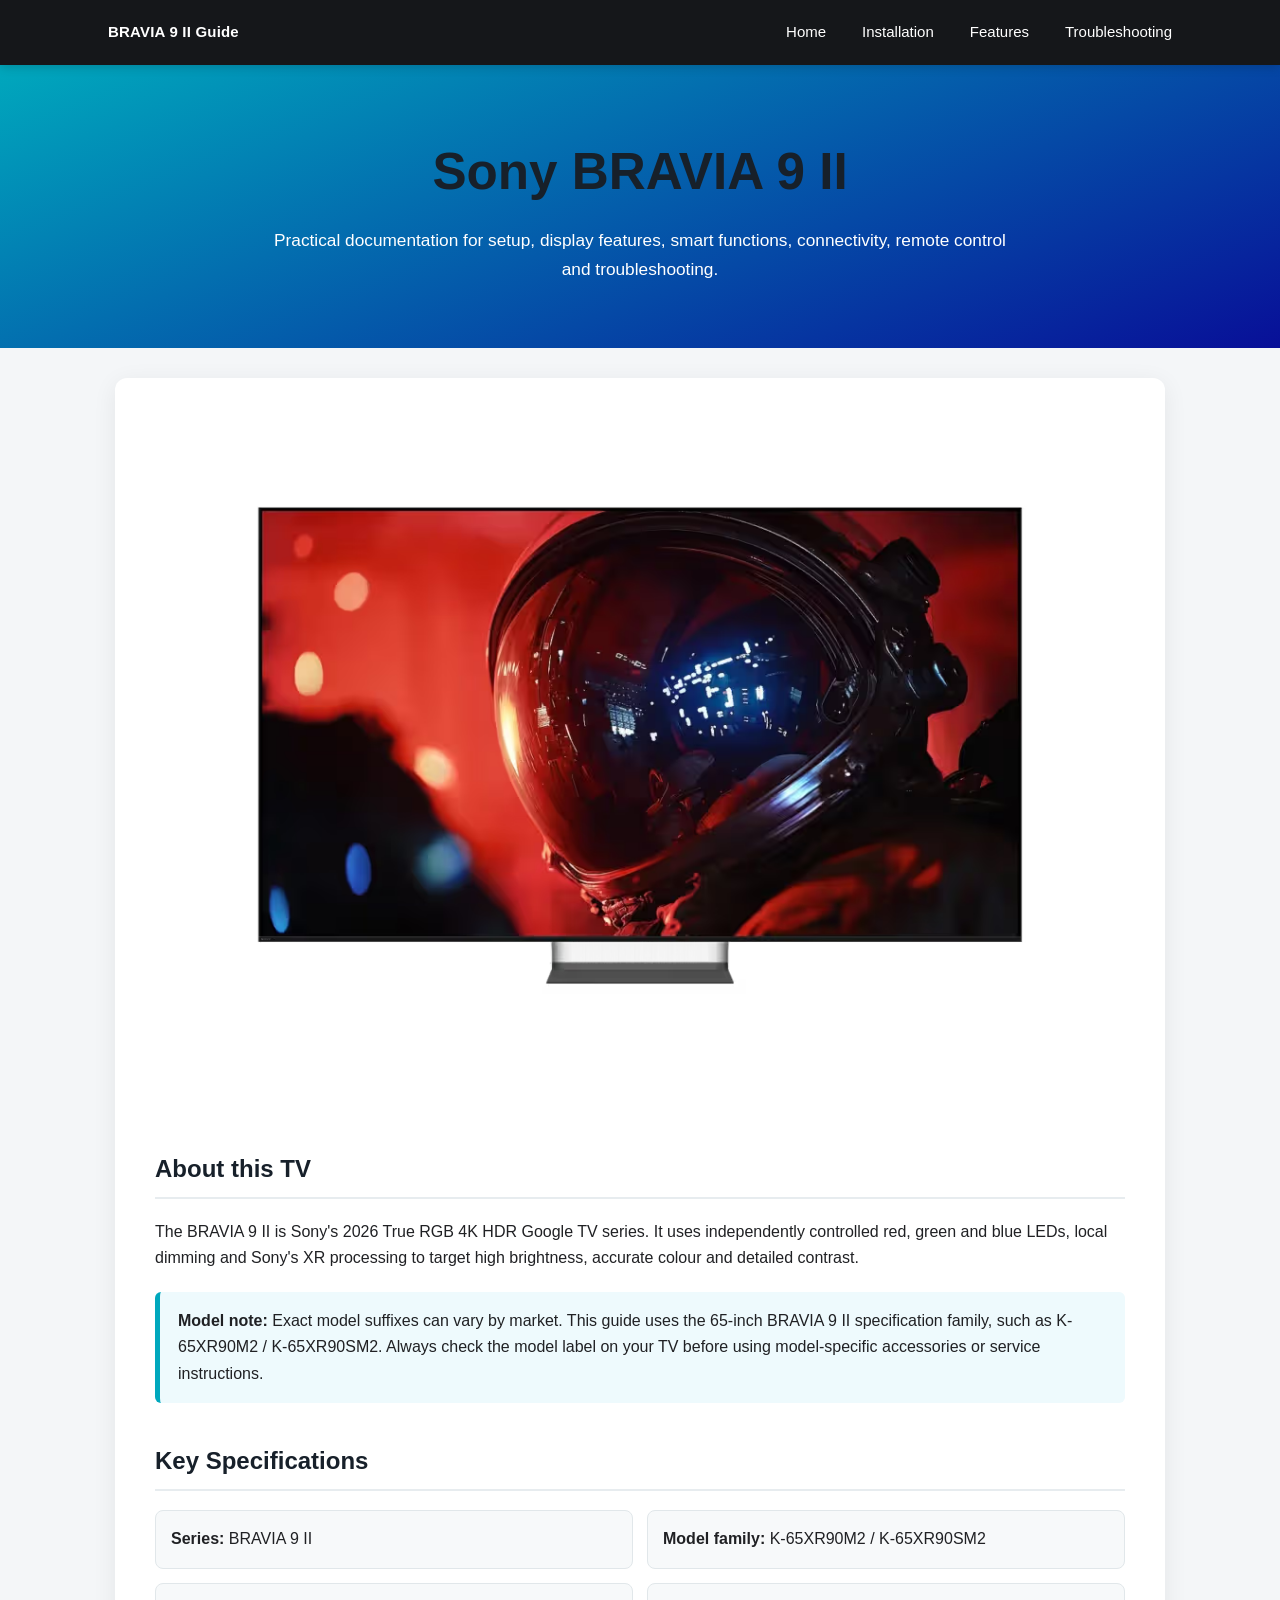
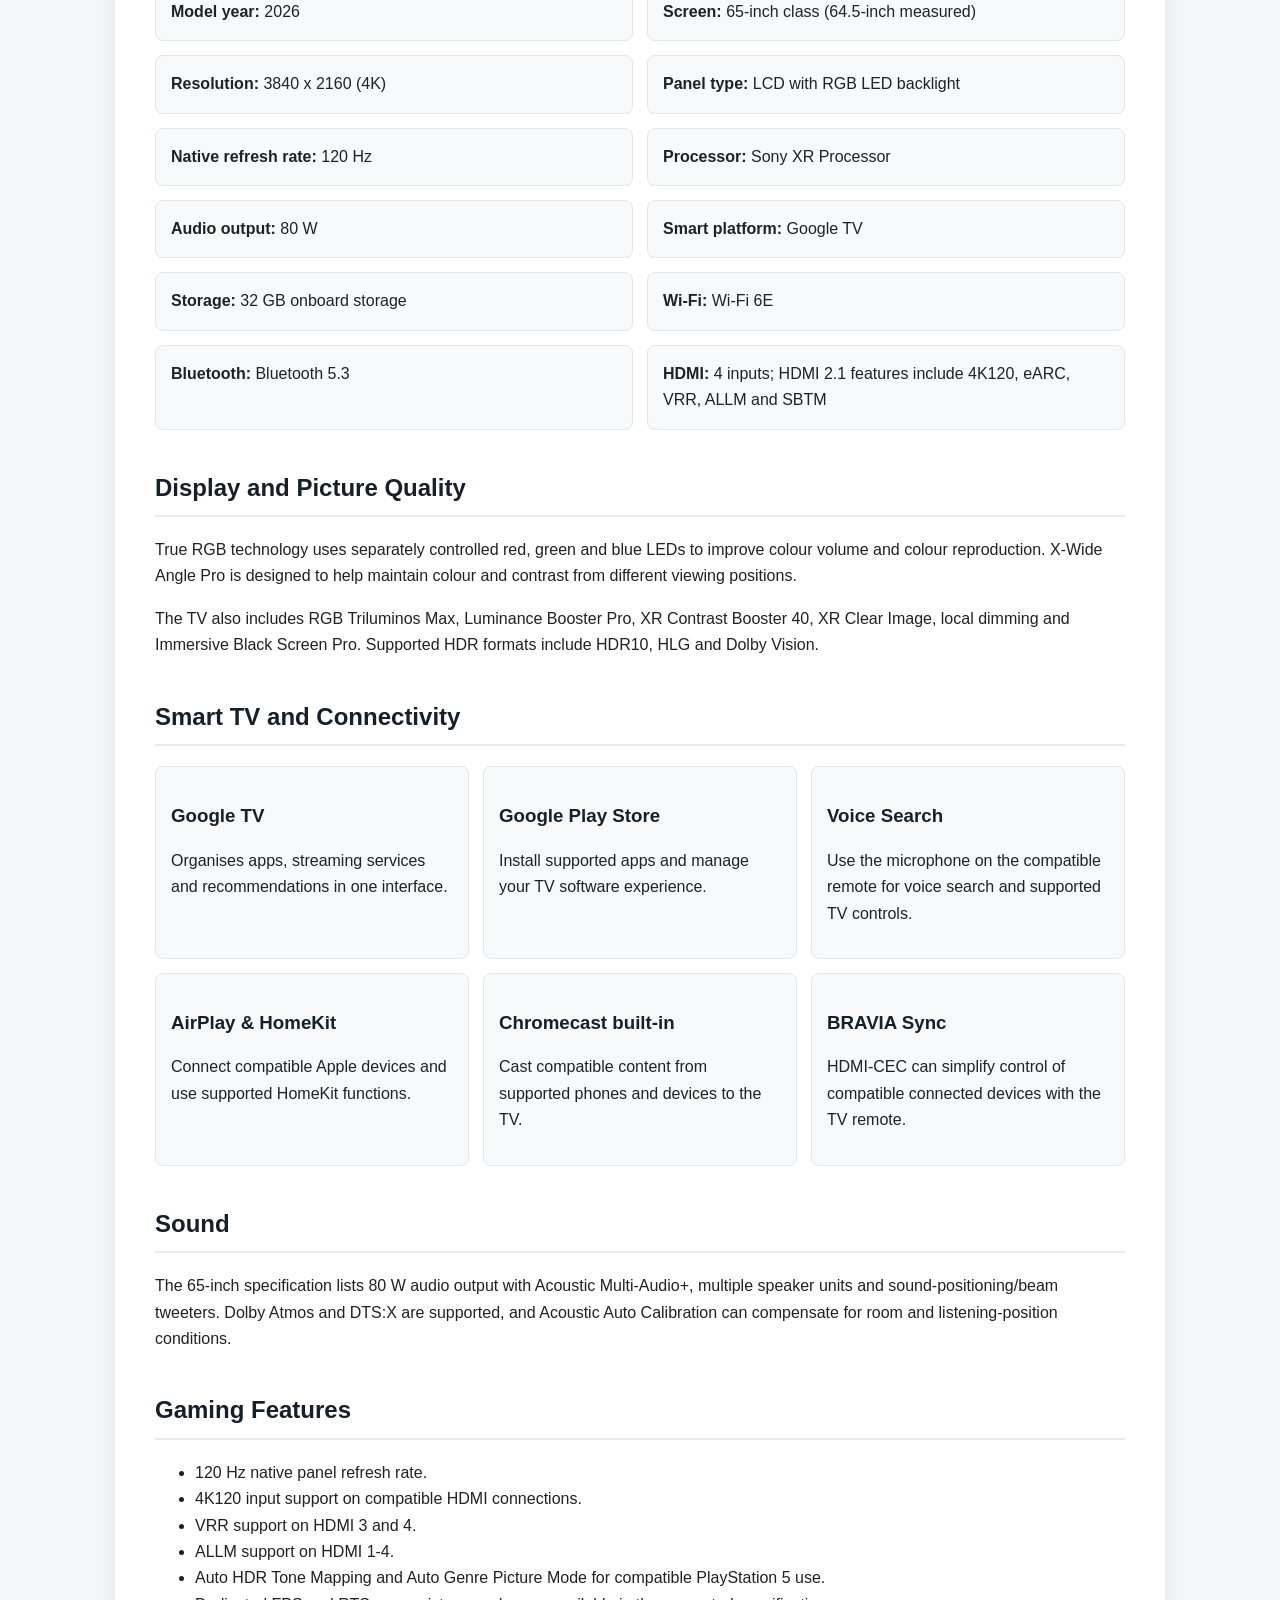
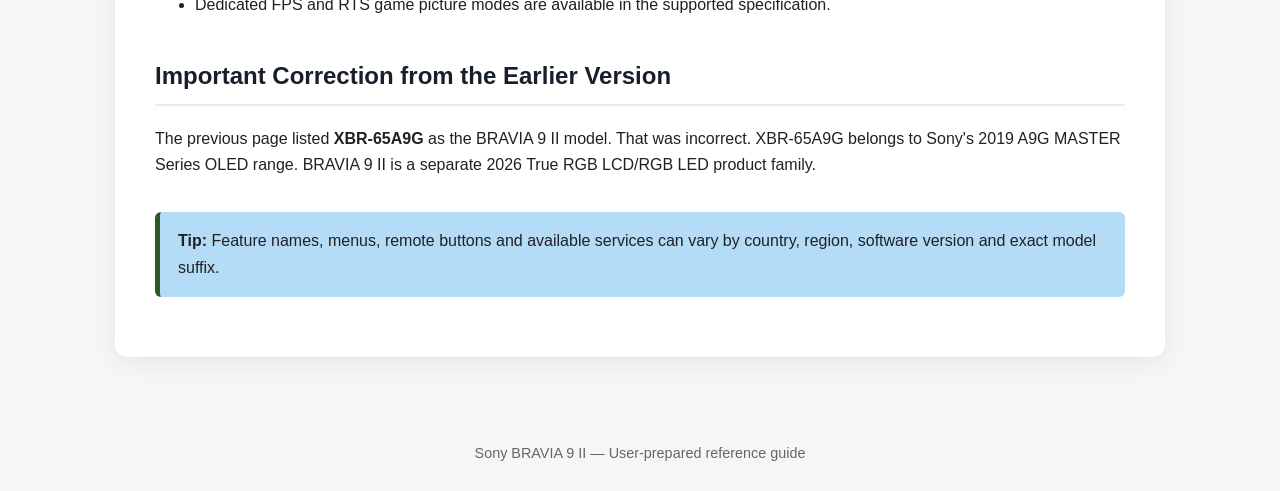
<file: index.html>
<!DOCTYPE html>
<html lang="en">

<head>
  <meta charset="UTF-8">
  <meta name="viewport" content="width=device-width, initial-scale=1.0">
  <title>Sony BRAVIA 9 II Smart TV Documentation</title>
  <link rel="stylesheet" href="style.css">
</head>

<body>
  <nav>
    <div class="nav-inner">
      <a href="index.html" class="brand">BRAVIA 9 II Guide</a>
      <div class="nav-links">
        <a href="index.html">Home</a>
        <a href="installation.html">Installation</a>
        <a href="features.html">Features</a>
        <a href="troubleshooting.html">Troubleshooting</a>
      </div>
    </div>
  </nav>
  <header>
    <h1>Sony BRAVIA 9 II</h1>
    <p>Practical documentation for setup, display features, smart functions, connectivity, remote control and
      troubleshooting.</p>
  </header>

  <main>
    <section>
      <img src="Bravia-9-II-1024x723.avif" alt="Sony BRAVIA 9 II TV" class="hero-image">
      <h2>About this TV</h2>
      <p>
        The BRAVIA 9 II is Sony's 2026 True RGB 4K HDR Google TV series. It uses independently controlled
        red, green and blue LEDs, local dimming and Sony's XR processing to target high brightness,
        accurate colour and detailed contrast.
      </p>
      <div class="note">
        <b>Model note:</b> Exact model suffixes can vary by market. This guide uses the 65-inch BRAVIA 9 II
        specification family, such as K-65XR90M2 / K-65XR90SM2. Always check the model label on your TV
        before using model-specific accessories or service instructions.
      </div>
    </section>

    <section>
      <h2>Key Specifications</h2>
      <div class="tv-specs">
        <p><b>Series:</b> BRAVIA 9 II</p>
        <p><b>Model family:</b> K-65XR90M2 / K-65XR90SM2</p>
        <p><b>Model year:</b> 2026</p>
        <p><b>Screen:</b> 65-inch class (64.5-inch measured)</p>
        <p><b>Resolution:</b> 3840 x 2160 (4K)</p>
        <p><b>Panel type:</b> LCD with RGB LED backlight</p>
        <p><b>Native refresh rate:</b> 120 Hz</p>
        <p><b>Processor:</b> Sony XR Processor</p>
        <p><b>Audio output:</b> 80 W</p>
        <p><b>Smart platform:</b> Google TV</p>
        <p><b>Storage:</b> 32 GB onboard storage</p>
        <p><b>Wi-Fi:</b> Wi-Fi 6E</p>
        <p><b>Bluetooth:</b> Bluetooth 5.3</p>
        <p><b>HDMI:</b> 4 inputs; HDMI 2.1 features include 4K120, eARC, VRR, ALLM and SBTM</p>
      </div>
    </section>

    <section>
      <h2>Display and Picture Quality</h2>
      <p>
        True RGB technology uses separately controlled red, green and blue LEDs to improve colour volume
        and colour reproduction. X-Wide Angle Pro is designed to help maintain colour and contrast from
        different viewing positions.
      </p>
      <p>
        The TV also includes RGB Triluminos Max, Luminance Booster Pro, XR Contrast Booster 40,
        XR Clear Image, local dimming and Immersive Black Screen Pro. Supported HDR formats include
        HDR10, HLG and Dolby Vision.
      </p>
    </section>

    <section>
      <h2>Smart TV and Connectivity</h2>
      <div class="cards">
        <div class="card">
          <h3>Google TV</h3>
          <p>Organises apps, streaming services and recommendations in one interface.</p>
        </div>
        <div class="card">
          <h3>Google Play Store</h3>
          <p>Install supported apps and manage your TV software experience.</p>
        </div>
        <div class="card">
          <h3>Voice Search</h3>
          <p>Use the microphone on the compatible remote for voice search and supported TV controls.</p>
        </div>
        <div class="card">
          <h3>AirPlay & HomeKit</h3>
          <p>Connect compatible Apple devices and use supported HomeKit functions.</p>
        </div>
        <div class="card">
          <h3>Chromecast built-in</h3>
          <p>Cast compatible content from supported phones and devices to the TV.</p>
        </div>
        <div class="card">
          <h3>BRAVIA Sync</h3>
          <p>HDMI-CEC can simplify control of compatible connected devices with the TV remote.</p>
        </div>
      </div>
    </section>

    <section>
      <h2>Sound</h2>
      <p>
        The 65-inch specification lists 80 W audio output with Acoustic Multi-Audio+, multiple speaker
        units and sound-positioning/beam tweeters. Dolby Atmos and DTS:X are supported, and Acoustic
        Auto Calibration can compensate for room and listening-position conditions.
      </p>
    </section>

    <section>
      <h2>Gaming Features</h2>
      <ul>
        <li>120 Hz native panel refresh rate.</li>
        <li>4K120 input support on compatible HDMI connections.</li>
        <li>VRR support on HDMI 3 and 4.</li>
        <li>ALLM support on HDMI 1-4.</li>
        <li>Auto HDR Tone Mapping and Auto Genre Picture Mode for compatible PlayStation 5 use.</li>
        <li>Dedicated FPS and RTS game picture modes are available in the supported specification.</li>
      </ul>
    </section>

    <section>
      <h2>Important Correction from the Earlier Version</h2>
      <p>
        The previous page listed <b>XBR-65A9G</b> as the BRAVIA 9 II model. That was incorrect.
        XBR-65A9G belongs to Sony's 2019 A9G MASTER Series OLED range. BRAVIA 9 II is a separate
        2026 True RGB LCD/RGB LED product family.
      </p>
    </section>

    <div class="tip">
      <b>Tip:</b> Feature names, menus, remote buttons and available services can vary by country,
      region, software version and exact model suffix.
    </div>
  </main>

  <footer>Sony BRAVIA 9 II — User-prepared reference guide</footer>
</body>

</html>
</file>
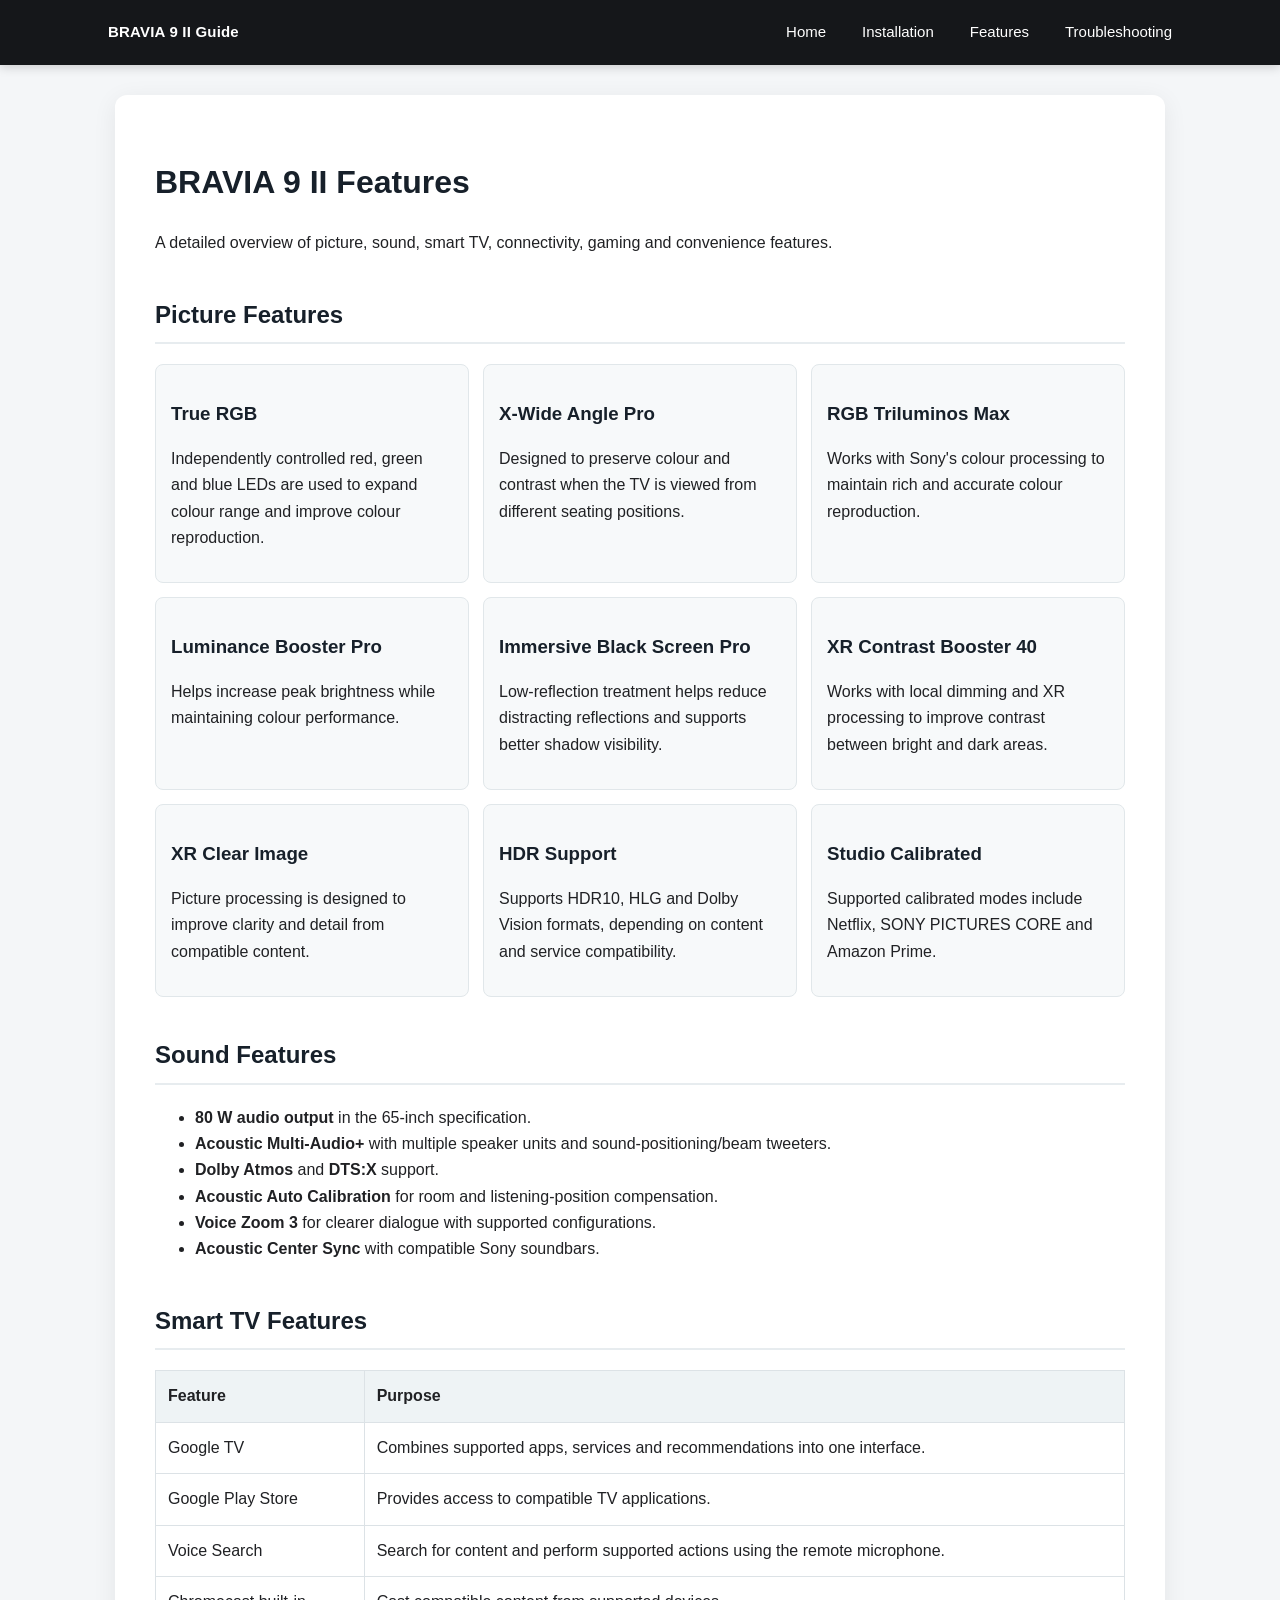
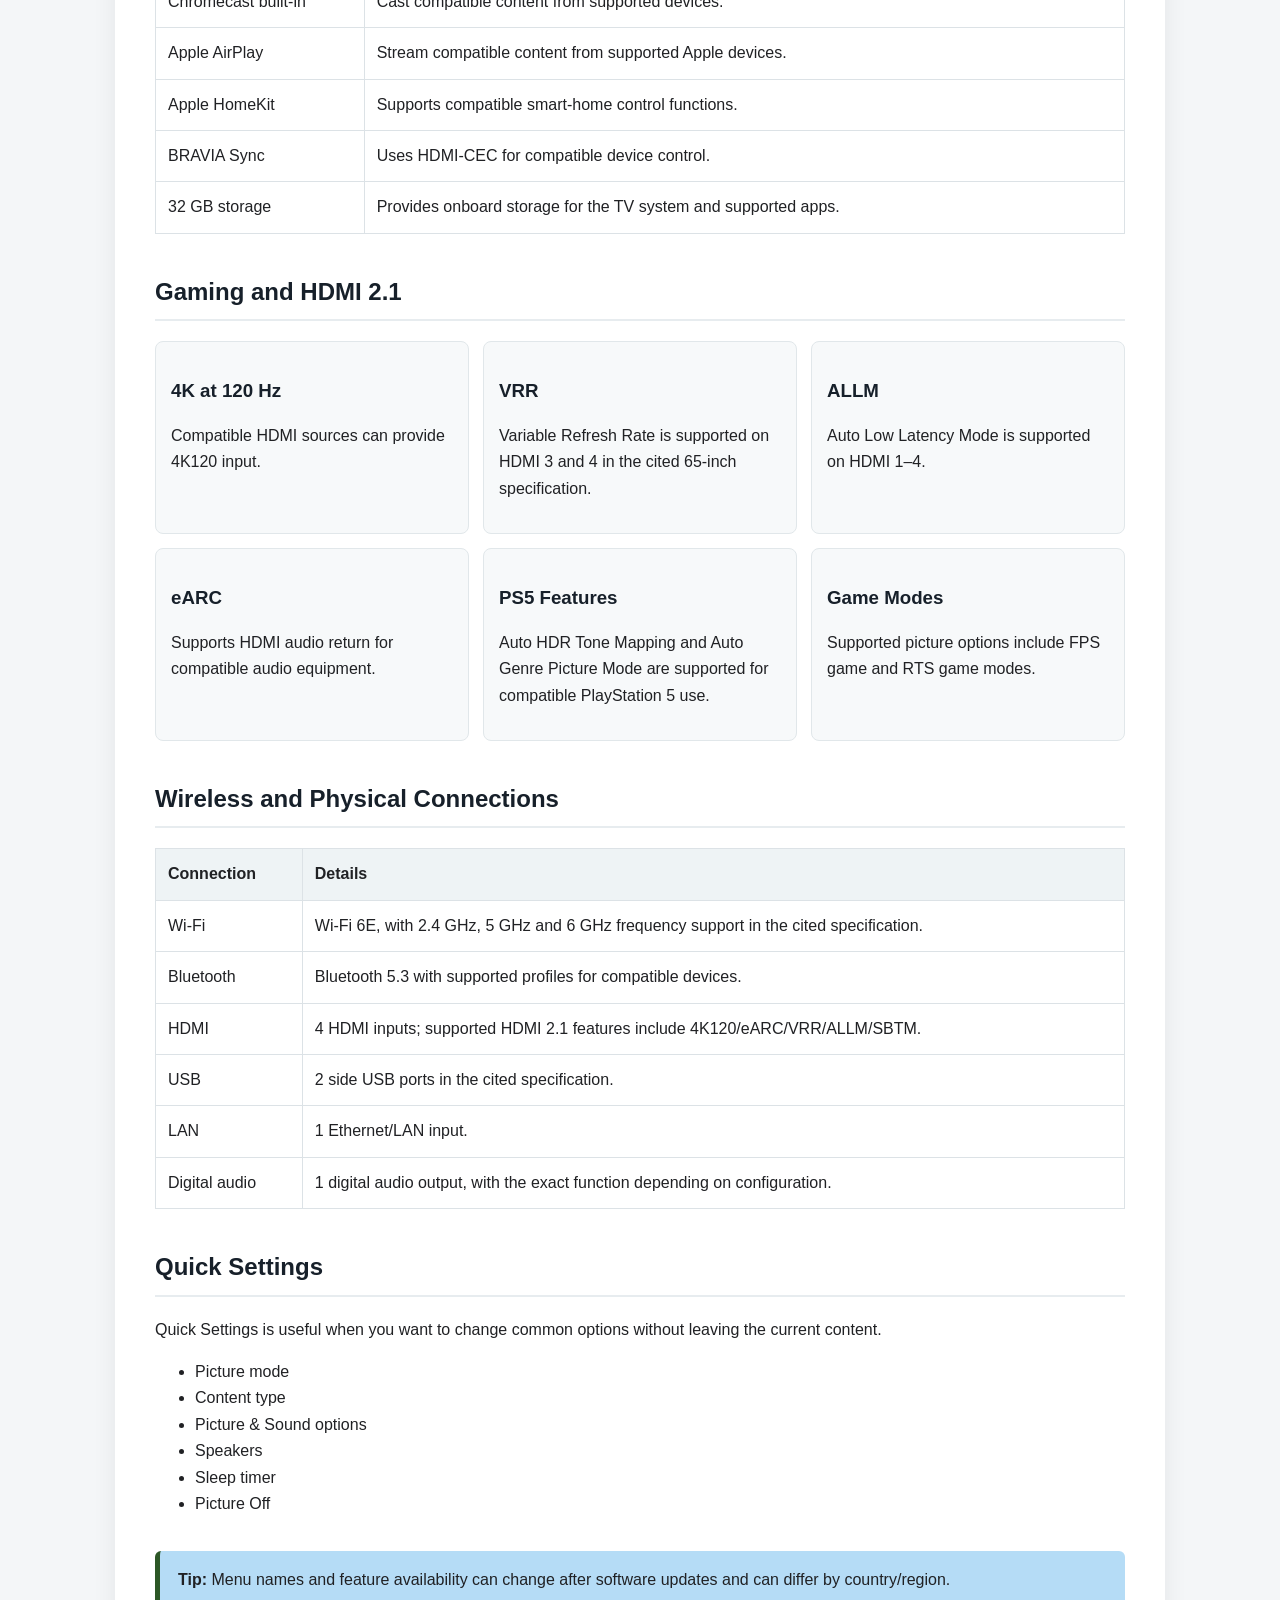
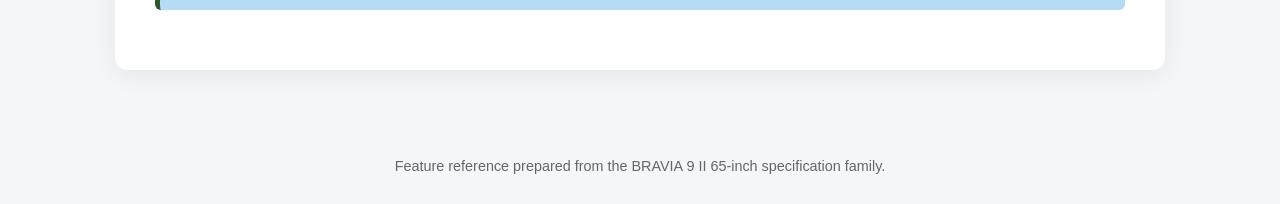
<file: features.html>
<!DOCTYPE html>
<html lang="en">

<head>
  <meta charset="UTF-8">
  <meta name="viewport" content="width=device-width, initial-scale=1.0">
  <title>BRAVIA 9 II Features</title>
  <link rel="stylesheet" href="style.css">
</head>

<body>
  <nav>
    <div class="nav-inner">
      <a href="index.html" class="brand">BRAVIA 9 II Guide</a>
      <div class="nav-links">
        <a href="index.html">Home</a>
        <a href="installation.html">Installation</a>
        <a href="features.html">Features</a>
        <a href="troubleshooting.html">Troubleshooting</a>
      </div>
    </div>
  </nav>
  <main>
    <h1>BRAVIA 9 II Features</h1>
    <p>A detailed overview of picture, sound, smart TV, connectivity, gaming and convenience features.</p>

    <section>
      <h2>Picture Features</h2>
      <div class="cards">
        <div class="card">
          <h3>True RGB</h3>
          <p>Independently controlled red, green and blue LEDs are used to expand colour range and improve colour
            reproduction.</p>
        </div>
        <div class="card">
          <h3>X-Wide Angle Pro</h3>
          <p>Designed to preserve colour and contrast when the TV is viewed from different seating positions.</p>
        </div>
        <div class="card">
          <h3>RGB Triluminos Max</h3>
          <p>Works with Sony's colour processing to maintain rich and accurate colour reproduction.</p>
        </div>
        <div class="card">
          <h3>Luminance Booster Pro</h3>
          <p>Helps increase peak brightness while maintaining colour performance.</p>
        </div>
        <div class="card">
          <h3>Immersive Black Screen Pro</h3>
          <p>Low-reflection treatment helps reduce distracting reflections and supports better shadow visibility.</p>
        </div>
        <div class="card">
          <h3>XR Contrast Booster 40</h3>
          <p>Works with local dimming and XR processing to improve contrast between bright and dark areas.</p>
        </div>
        <div class="card">
          <h3>XR Clear Image</h3>
          <p>Picture processing is designed to improve clarity and detail from compatible content.</p>
        </div>
        <div class="card">
          <h3>HDR Support</h3>
          <p>Supports HDR10, HLG and Dolby Vision formats, depending on content and service compatibility.</p>
        </div>
        <div class="card">
          <h3>Studio Calibrated</h3>
          <p>Supported calibrated modes include Netflix, SONY PICTURES CORE and Amazon Prime.</p>
        </div>
      </div>
    </section>

    <section>
      <h2>Sound Features</h2>
      <ul>
        <li><b>80 W audio output</b> in the 65-inch specification.</li>
        <li><b>Acoustic Multi-Audio+</b> with multiple speaker units and sound-positioning/beam tweeters.</li>
        <li><b>Dolby Atmos</b> and <b>DTS:X</b> support.</li>
        <li><b>Acoustic Auto Calibration</b> for room and listening-position compensation.</li>
        <li><b>Voice Zoom 3</b> for clearer dialogue with supported configurations.</li>
        <li><b>Acoustic Center Sync</b> with compatible Sony soundbars.</li>
      </ul>
    </section>

    <section>
      <h2>Smart TV Features</h2>
      <table>
        <tr>
          <th>Feature</th>
          <th>Purpose</th>
        </tr>
        <tr>
          <td>Google TV</td>
          <td>Combines supported apps, services and recommendations into one interface.</td>
        </tr>
        <tr>
          <td>Google Play Store</td>
          <td>Provides access to compatible TV applications.</td>
        </tr>
        <tr>
          <td>Voice Search</td>
          <td>Search for content and perform supported actions using the remote microphone.</td>
        </tr>
        <tr>
          <td>Chromecast built-in</td>
          <td>Cast compatible content from supported devices.</td>
        </tr>
        <tr>
          <td>Apple AirPlay</td>
          <td>Stream compatible content from supported Apple devices.</td>
        </tr>
        <tr>
          <td>Apple HomeKit</td>
          <td>Supports compatible smart-home control functions.</td>
        </tr>
        <tr>
          <td>BRAVIA Sync</td>
          <td>Uses HDMI-CEC for compatible device control.</td>
        </tr>
        <tr>
          <td>32 GB storage</td>
          <td>Provides onboard storage for the TV system and supported apps.</td>
        </tr>
      </table>
    </section>

    <section>
      <h2>Gaming and HDMI 2.1</h2>
      <div class="cards">
        <div class="card">
          <h3>4K at 120 Hz</h3>
          <p>Compatible HDMI sources can provide 4K120 input.</p>
        </div>
        <div class="card">
          <h3>VRR</h3>
          <p>Variable Refresh Rate is supported on HDMI 3 and 4 in the cited 65-inch specification.</p>
        </div>
        <div class="card">
          <h3>ALLM</h3>
          <p>Auto Low Latency Mode is supported on HDMI 1–4.</p>
        </div>
        <div class="card">
          <h3>eARC</h3>
          <p>Supports HDMI audio return for compatible audio equipment.</p>
        </div>
        <div class="card">
          <h3>PS5 Features</h3>
          <p>Auto HDR Tone Mapping and Auto Genre Picture Mode are supported for compatible PlayStation 5 use.</p>
        </div>
        <div class="card">
          <h3>Game Modes</h3>
          <p>Supported picture options include FPS game and RTS game modes.</p>
        </div>
      </div>
    </section>

    <section>
      <h2>Wireless and Physical Connections</h2>
      <table>
        <tr>
          <th>Connection</th>
          <th>Details</th>
        </tr>
        <tr>
          <td>Wi-Fi</td>
          <td>Wi-Fi 6E, with 2.4 GHz, 5 GHz and 6 GHz frequency support in the cited specification.</td>
        </tr>
        <tr>
          <td>Bluetooth</td>
          <td>Bluetooth 5.3 with supported profiles for compatible devices.</td>
        </tr>
        <tr>
          <td>HDMI</td>
          <td>4 HDMI inputs; supported HDMI 2.1 features include 4K120/eARC/VRR/ALLM/SBTM.</td>
        </tr>
        <tr>
          <td>USB</td>
          <td>2 side USB ports in the cited specification.</td>
        </tr>
        <tr>
          <td>LAN</td>
          <td>1 Ethernet/LAN input.</td>
        </tr>
        <tr>
          <td>Digital audio</td>
          <td>1 digital audio output, with the exact function depending on configuration.</td>
        </tr>
      </table>
    </section>

    <section>
      <h2>Quick Settings</h2>
      <p>Quick Settings is useful when you want to change common options without leaving the current content.</p>
      <ul>
        <li>Picture mode</li>
        <li>Content type</li>
        <li>Picture & Sound options</li>
        <li>Speakers</li>
        <li>Sleep timer</li>
        <li>Picture Off</li>
      </ul>
    </section>

    <div class="tip"><b>Tip:</b> Menu names and feature availability can change after software updates and can differ by
      country/region.</div>
  </main>
  <footer>Feature reference prepared from the BRAVIA 9 II 65-inch specification family.</footer>
</body>

</html>
</file>
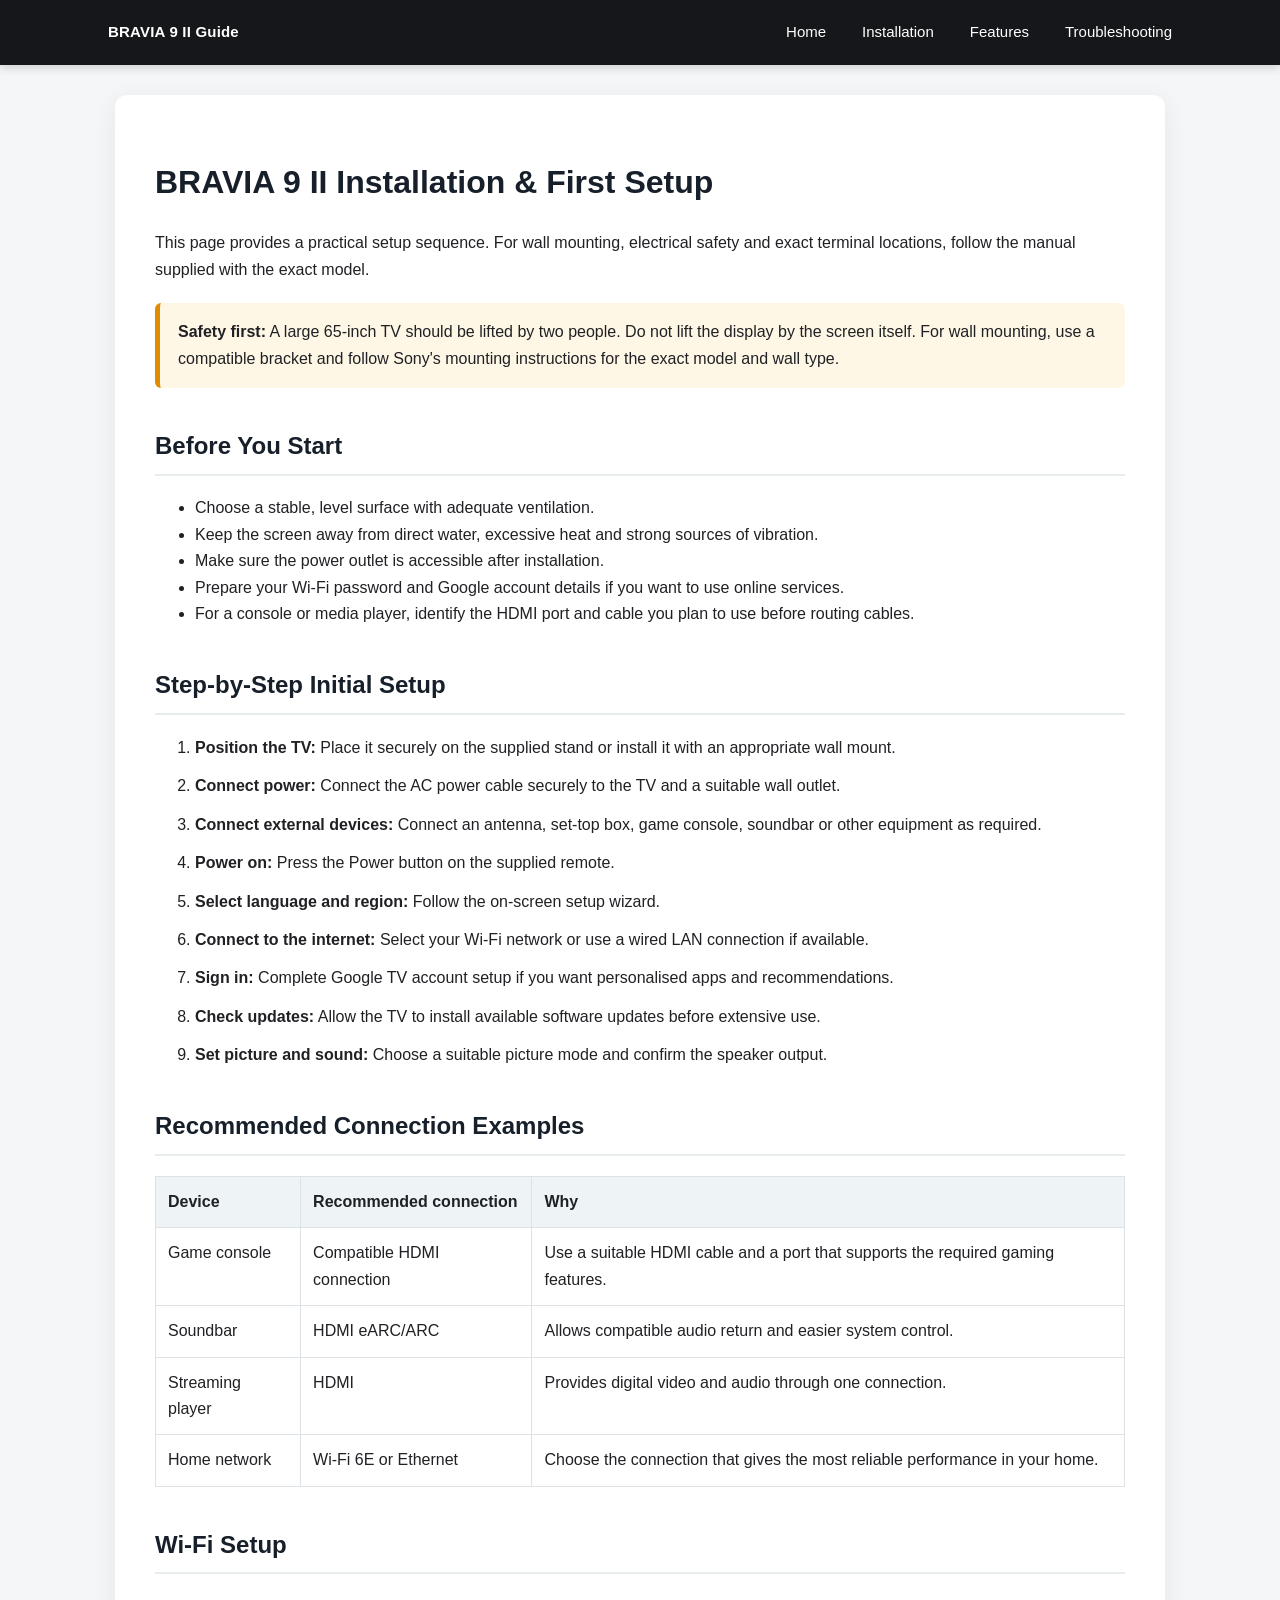
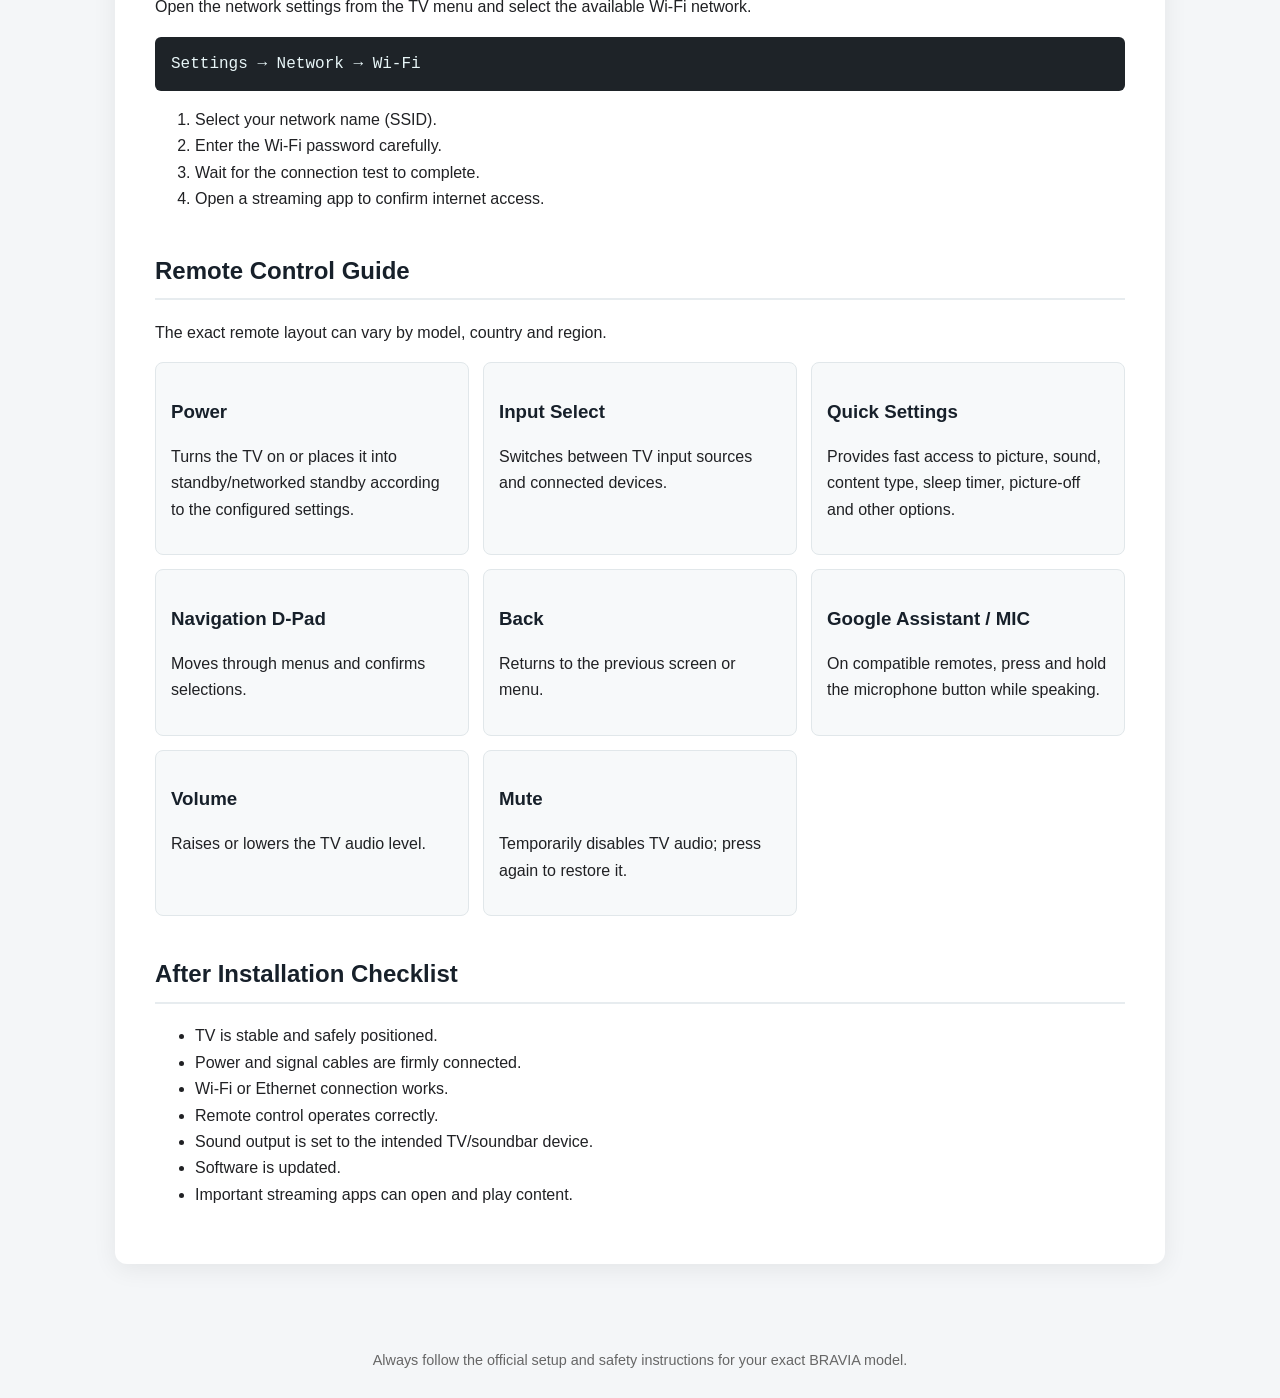
<file: installation.html>
<!DOCTYPE html>
<html lang="en">

<head>
  <meta charset="UTF-8">
  <meta name="viewport" content="width=device-width, initial-scale=1.0">
  <title>BRAVIA 9 II Installation Guide</title>
  <link rel="stylesheet" href="style.css">
</head>

<body>
  <nav>
    <div class="nav-inner">
      <a href="index.html" class="brand">BRAVIA 9 II Guide</a>
      <div class="nav-links">
        <a href="index.html">Home</a>
        <a href="installation.html">Installation</a>
        <a href="features.html">Features</a>
        <a href="troubleshooting.html">Troubleshooting</a>
      </div>
    </div>
  </nav>
  <main>
    <h1>BRAVIA 9 II Installation & First Setup</h1>
    <p>
      This page provides a practical setup sequence. For wall mounting, electrical safety and exact
      terminal locations, follow the manual supplied with the exact model.
    </p>

    <div class="warning">
      <b>Safety first:</b> A large 65-inch TV should be lifted by two people. Do not lift the display
      by the screen itself. For wall mounting, use a compatible bracket and follow Sony's mounting
      instructions for the exact model and wall type.
    </div>

    <h2>Before You Start</h2>
    <ul>
      <li>Choose a stable, level surface with adequate ventilation.</li>
      <li>Keep the screen away from direct water, excessive heat and strong sources of vibration.</li>
      <li>Make sure the power outlet is accessible after installation.</li>
      <li>Prepare your Wi-Fi password and Google account details if you want to use online services.</li>
      <li>For a console or media player, identify the HDMI port and cable you plan to use before routing cables.</li>
    </ul>

    <h2>Step-by-Step Initial Setup</h2>
    <ol class="steps">
      <li><b>Position the TV:</b> Place it securely on the supplied stand or install it with an appropriate wall mount.
      </li>
      <li><b>Connect power:</b> Connect the AC power cable securely to the TV and a suitable wall outlet.</li>
      <li><b>Connect external devices:</b> Connect an antenna, set-top box, game console, soundbar or other equipment as
        required.</li>
      <li><b>Power on:</b> Press the Power button on the supplied remote.</li>
      <li><b>Select language and region:</b> Follow the on-screen setup wizard.</li>
      <li><b>Connect to the internet:</b> Select your Wi-Fi network or use a wired LAN connection if available.</li>
      <li><b>Sign in:</b> Complete Google TV account setup if you want personalised apps and recommendations.</li>
      <li><b>Check updates:</b> Allow the TV to install available software updates before extensive use.</li>
      <li><b>Set picture and sound:</b> Choose a suitable picture mode and confirm the speaker output.</li>
    </ol>

    <h2>Recommended Connection Examples</h2>
    <table>
      <tr>
        <th>Device</th>
        <th>Recommended connection</th>
        <th>Why</th>
      </tr>
      <tr>
        <td>Game console</td>
        <td>Compatible HDMI connection</td>
        <td>Use a suitable HDMI cable and a port that supports the required gaming features.</td>
      </tr>
      <tr>
        <td>Soundbar</td>
        <td>HDMI eARC/ARC</td>
        <td>Allows compatible audio return and easier system control.</td>
      </tr>
      <tr>
        <td>Streaming player</td>
        <td>HDMI</td>
        <td>Provides digital video and audio through one connection.</td>
      </tr>
      <tr>
        <td>Home network</td>
        <td>Wi-Fi 6E or Ethernet</td>
        <td>Choose the connection that gives the most reliable performance in your home.</td>
      </tr>
    </table>

    <h2>Wi-Fi Setup</h2>
    <p>Open the network settings from the TV menu and select the available Wi-Fi network.</p>
    <code>Settings → Network → Wi-Fi</code>
    <ol>
      <li>Select your network name (SSID).</li>
      <li>Enter the Wi-Fi password carefully.</li>
      <li>Wait for the connection test to complete.</li>
      <li>Open a streaming app to confirm internet access.</li>
    </ol>

    <h2>Remote Control Guide</h2>
    <p>The exact remote layout can vary by model, country and region.</p>
    <div class="cards">
      <div class="card">
        <h3>Power</h3>
        <p>Turns the TV on or places it into standby/networked standby according to the configured settings.</p>
      </div>
      <div class="card">
        <h3>Input Select</h3>
        <p>Switches between TV input sources and connected devices.</p>
      </div>
      <div class="card">
        <h3>Quick Settings</h3>
        <p>Provides fast access to picture, sound, content type, sleep timer, picture-off and other options.</p>
      </div>
      <div class="card">
        <h3>Navigation D-Pad</h3>
        <p>Moves through menus and confirms selections.</p>
      </div>
      <div class="card">
        <h3>Back</h3>
        <p>Returns to the previous screen or menu.</p>
      </div>
      <div class="card">
        <h3>Google Assistant / MIC</h3>
        <p>On compatible remotes, press and hold the microphone button while speaking.</p>
      </div>
      <div class="card">
        <h3>Volume</h3>
        <p>Raises or lowers the TV audio level.</p>
      </div>
      <div class="card">
        <h3>Mute</h3>
        <p>Temporarily disables TV audio; press again to restore it.</p>
      </div>
    </div>

    <h2>After Installation Checklist</h2>
    <ul>
      <li>TV is stable and safely positioned.</li>
      <li>Power and signal cables are firmly connected.</li>
      <li>Wi-Fi or Ethernet connection works.</li>
      <li>Remote control operates correctly.</li>
      <li>Sound output is set to the intended TV/soundbar device.</li>
      <li>Software is updated.</li>
      <li>Important streaming apps can open and play content.</li>
    </ul>
  </main>
  <footer>Always follow the official setup and safety instructions for your exact BRAVIA model.</footer>
</body>

</html>
</file>
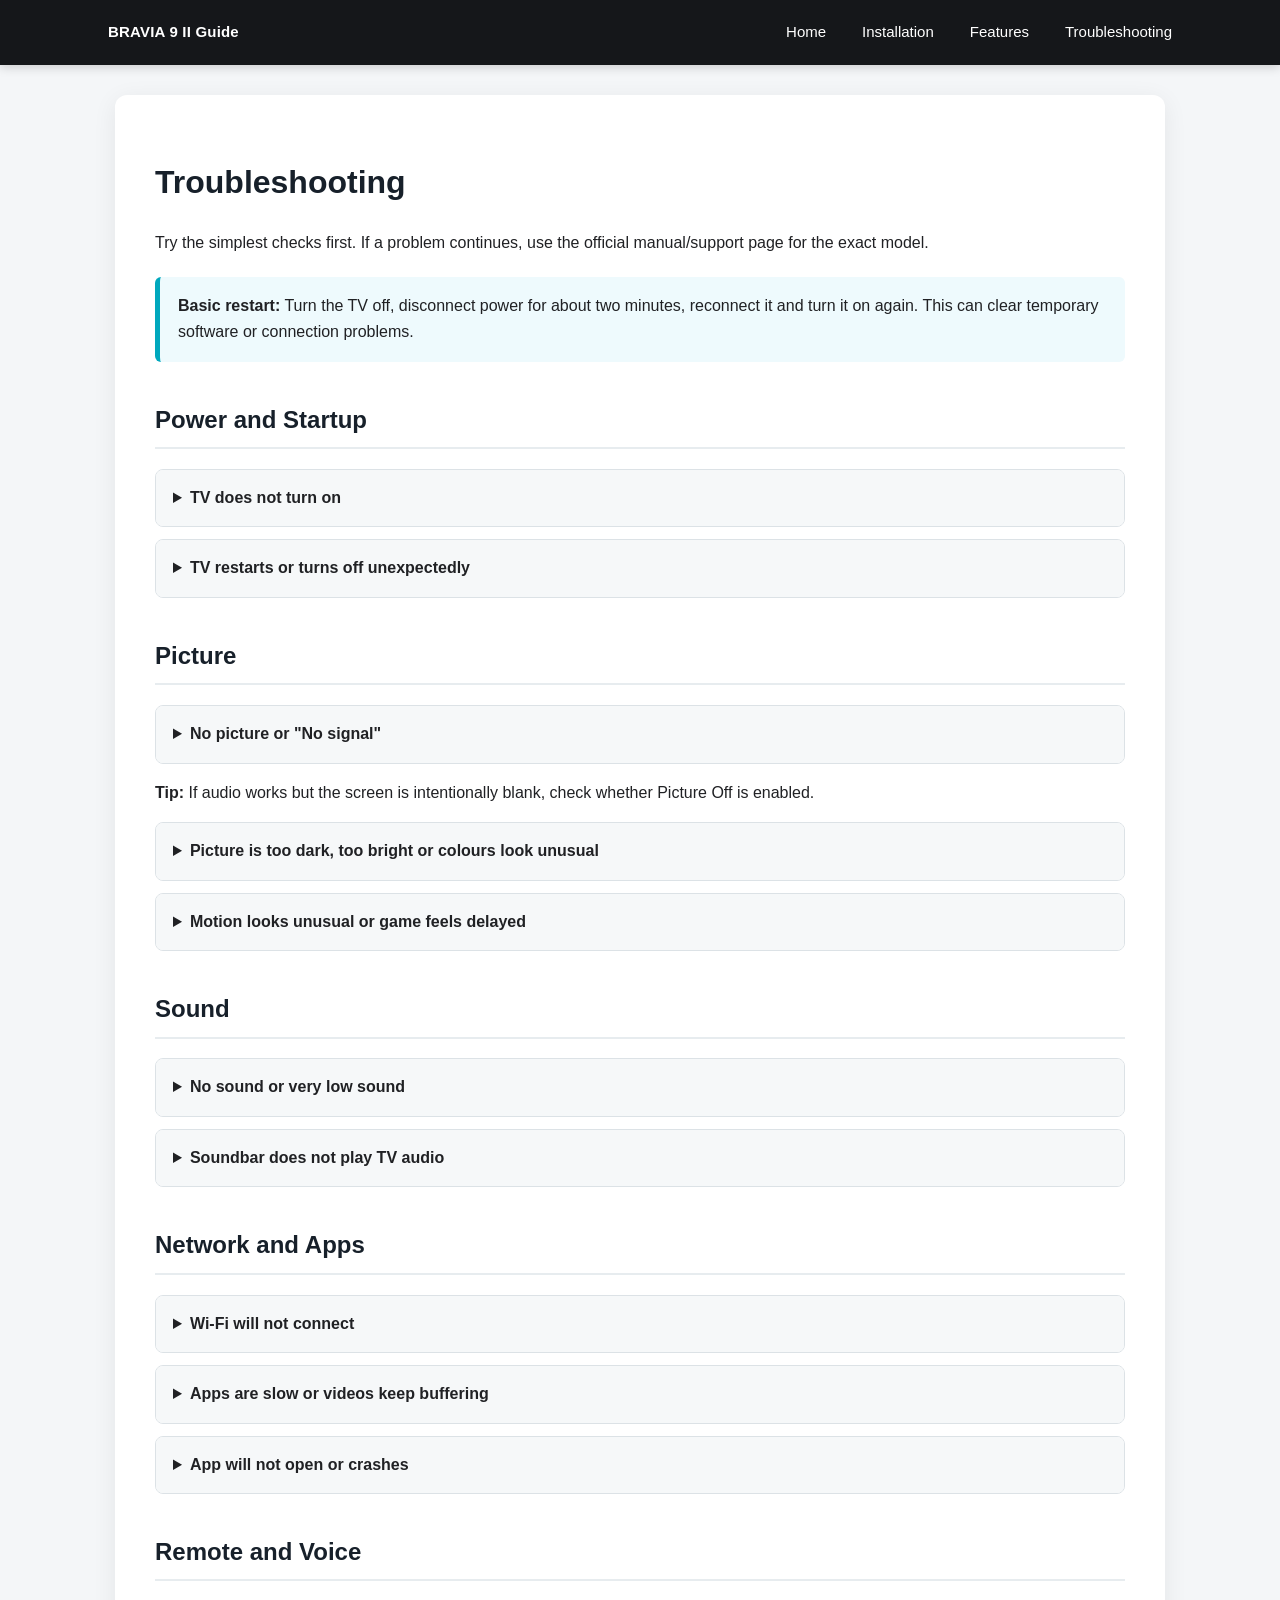
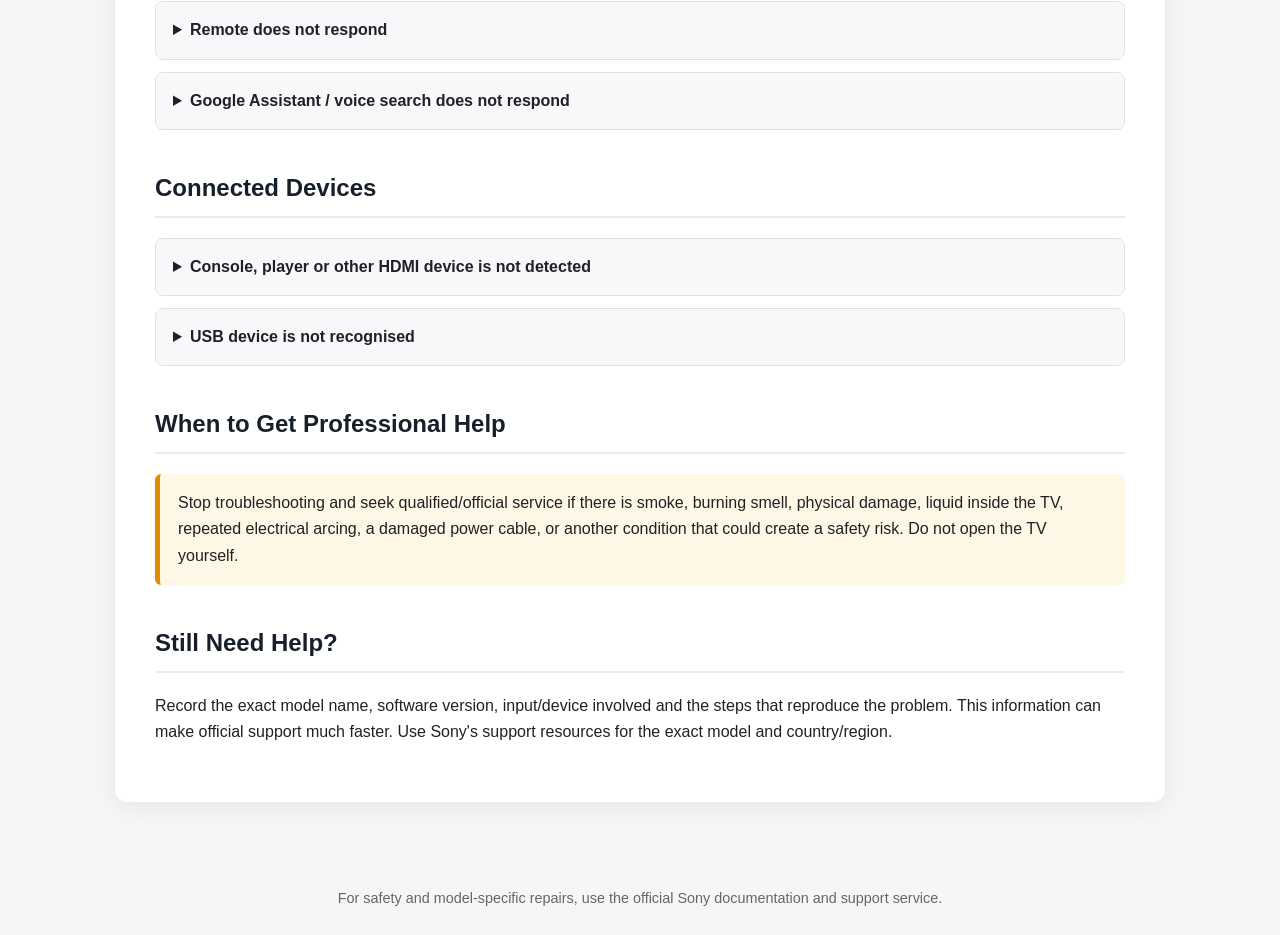
<file: troubleshooting.html>
<!DOCTYPE html>
<html lang="en">

<head>
  <meta charset="UTF-8">
  <meta name="viewport" content="width=device-width, initial-scale=1.0">
  <title>BRAVIA 9 II Troubleshooting</title>
  <link rel="stylesheet" href="style.css">
</head>

<body>
  <nav>
    <div class="nav-inner">
      <a href="index.html" class="brand">BRAVIA 9 II Guide</a>
      <div class="nav-links">
        <a href="index.html">Home</a>
        <a href="installation.html">Installation</a>
        <a href="features.html">Features</a>
        <a href="troubleshooting.html">Troubleshooting</a>
      </div>
    </div>
  </nav>
  <main>
    <h1>Troubleshooting</h1>
    <p>Try the simplest checks first. If a problem continues, use the official manual/support page for the exact model.
    </p>

    <div class="note">
      <b>Basic restart:</b> Turn the TV off, disconnect power for about two minutes, reconnect it and turn it on again.
      This can clear temporary software or connection problems.
    </div>

    <h2>Power and Startup</h2>
    <details>
      <summary>TV does not turn on</summary>
      <div class="body">
        <ul>
          <li>Check that the power cable is firmly connected.</li>
          <li>Test the wall outlet with another suitable device.</li>
          <li>Try the TV's power control if the remote does not respond.</li>
          <li>Replace the remote batteries if necessary.</li>
          <li>Disconnect power for about two minutes and retry.</li>
        </ul>
      </div>
    </details>

    <details>
      <summary>TV restarts or turns off unexpectedly</summary>
      <div class="body">
        <ul>
          <li>Check Sleep Timer and On/Off Timer settings.</li>
          <li>Check for software updates.</li>
          <li>Make sure ventilation openings are not blocked.</li>
          <li>Disconnect recently added USB/HDMI devices temporarily and test again.</li>
        </ul>
      </div>
    </details>

    <h2>Picture</h2>
    <details>
      <summary>No picture or "No signal"</summary>
      <div class="body">
        <ul>
          <li>Press Input Select and choose the correct HDMI source.</li>
          <li>Make sure the connected device is powered on.</li>
          <li>Reconnect the HDMI cable at both ends.</li>
          <li>Try another HDMI input and, if possible, another compatible cable.</li>
          <li>Restart both the TV and the connected device.</li>
        </ul>
      </div>
    </details>
    </ul>
    <p class="cause"><b>Tip:</b> If audio works but the screen is intentionally blank, check whether Picture Off is
      enabled.</p>
    </div>
    </details>

    <details>
      <summary>Picture is too dark, too bright or colours look unusual</summary>
      <div class="body">
        <ul>
          <li>Open Quick Settings and try an appropriate Picture Mode.</li>
          <li>Check that the Content Type matches the source.</li>
          <li>For HDR content, confirm the source device and app are actually outputting HDR.</li>
          <li>Reduce direct light or strong reflections on the screen.</li>
          <li>If the problem affects only one app or input, compare with another source.</li>
        </ul>
      </div>
    </details>

    <details>
      <summary>Motion looks unusual or game feels delayed</summary>
      <div class="body">
        <ul>
          <li>For gaming, check that the console is using a compatible HDMI connection.</li>
          <li>Check the TV's game-related picture settings.</li>
          <li>For supported devices, verify the expected refresh rate and VRR settings.</li>
          <li>Try a different HDMI cable if the source cannot maintain the expected signal.</li>
        </ul>
      </div>
    </details>

    <h2>Sound</h2>
    <details>
      <summary>No sound or very low sound</summary>
      <div class="body">
        <ul>
          <li>Press Mute and increase the volume.</li>
          <li>Open Quick Settings → Speakers and confirm the intended output.</li>
          <li>Check the volume on a connected soundbar/receiver.</li>
          <li>Reconnect HDMI eARC/ARC equipment if used.</li>
          <li>Test with the built-in TV speakers to isolate an external-device problem.</li>
        </ul>
      </div>
    </details>

    <details>
      <summary>Soundbar does not play TV audio</summary>
      <div class="body">
        <ul>
          <li>Use the HDMI port and connection method recommended by the soundbar/TV documentation.</li>
          <li>Check that eARC/ARC and the correct speaker output are configured.</li>
          <li>Restart both the TV and soundbar.</li>
          <li>Try another compatible HDMI cable if the connection is unstable.</li>
        </ul>
      </div>
    </details>

    <h2>Network and Apps</h2>
    <details>
      <summary>Wi-Fi will not connect</summary>
      <div class="body">
        <ol>
          <li>Open Network settings.</li>
          <li>Confirm Wi-Fi is enabled.</li>
          <li>Select the correct network name.</li>
          <li>Enter the password exactly; passwords are case-sensitive.</li>
          <li>Restart the router and TV.</li>
          <li>Test the same Wi-Fi network with a phone or laptop.</li>
        </ol>
        <p><b>If only the TV fails:</b> move the router closer if possible or use Ethernet where practical.</p>
      </div>
    </details>

    <details>
      <summary>Apps are slow or videos keep buffering</summary>
      <div class="body">
        <ul>
          <li>Test internet speed using another device on the same network.</li>
          <li>Restart the router and TV.</li>
          <li>Close/reopen the affected app and check for app updates.</li>
          <li>Reduce other high-bandwidth network activity.</li>
          <li>If only one service is affected, check whether the service itself is experiencing an outage.</li>
        </ul>
      </div>
    </details>

    <details>
      <summary>App will not open or crashes</summary>
      <div class="body">
        <ul>
          <li>Restart the TV.</li>
          <li>Check the app for updates.</li>
          <li>Check that the TV software is up to date.</li>
          <li>Free storage if the TV is running low on available space.</li>
          <li>If necessary, reinstall the affected app using the supported TV interface.</li>
        </ul>
      </div>
    </details>

    <h2>Remote and Voice</h2>
    <details>
      <summary>Remote does not respond</summary>
      <div class="body">
        <ul>
          <li>Replace the batteries or recharge the remote if applicable.</li>
          <li>Make sure nothing is interfering with the remote.</li>
          <li>Restart the TV.</li>
          <li>Try the TV's own controls to confirm the TV is responsive.</li>
        </ul>
      </div>
    </details>

    <details>
      <summary>Google Assistant / voice search does not respond</summary>
      <div class="body">
        <ul>
          <li>Press and hold the microphone/Assistant button while speaking, when required by the remote.</li>
          <li>Confirm that the TV is connected to the internet.</li>
          <li>Check microphone/privacy settings if voice control is unavailable.</li>
          <li>Voice features and supported languages vary by country, region and software.</li>
        </ul>
      </div>
    </details>

    <h2>Connected Devices</h2>
    <details>
      <summary>Console, player or other HDMI device is not detected</summary>
      <div class="body">
        <ul>
          <li>Select the correct HDMI input.</li>
          <li>Power-cycle the connected device.</li>
          <li>Reconnect the HDMI cable.</li>
          <li>Try another HDMI input.</li>
          <li>Try another compatible high-speed HDMI cable.</li>
          <li>For advanced gaming signals, verify the device's output settings and the TV's supported input mode.</li>
        </ul>
      </div>
    </details>

    <details>
      <summary>USB device is not recognised</summary>
      <div class="body">
        <ul>
          <li>Reconnect the USB device.</li>
          <li>Try the other USB port.</li>
          <li>Check that the file system and media format are supported.</li>
          <li>Test with another compatible USB device to isolate the problem.</li>
        </ul>
      </div>
    </details>

    <h2>When to Get Professional Help</h2>
    <div class="warning">
      Stop troubleshooting and seek qualified/official service if there is smoke, burning smell, physical damage,
      liquid inside the TV, repeated electrical arcing, a damaged power cable, or another condition that could create
      a safety risk. Do not open the TV yourself.
    </div>

    <h2>Still Need Help?</h2>
    <p>
      Record the exact model name, software version, input/device involved and the steps that reproduce the problem.
      This information can make official support much faster. Use Sony's support resources for the exact model and
      country/region.
    </p>
  </main>
  <footer>For safety and model-specific repairs, use the official Sony documentation and support service.</footer>
</body>

</html>
</file>
<file: style.css>
* {
    box-sizing: border-box;
}

html {
    scroll-behavior: smooth;
}

body {
    margin: 0;
    font-family: Arial, Helvetica, sans-serif;
    background: #f4f6f8;
    color: #202124;
    line-height: 1.65;
}

nav {
    background: #15171a;
    padding: 0;
    position: sticky;
    top: 0;
    z-index: 1000;
    box-shadow: 0 2px 10px rgba(0, 0, 0, .18);
}

.nav-inner {
    width: min(1100px, 92%);
    margin: auto;
    min-height: 64px;
    display: flex;
    align-items: center;
    justify-content: space-between;
    gap: 20px;
}

.brand {
    color: #fff;
    font-weight: 700;
    text-decoration: none;
    letter-spacing: .2px;
}

.nav-links {
    display: flex;
    flex-wrap: wrap;
    justify-content: center;
}

nav a {
    color: #fff;
    text-decoration: none;
    margin: 0 8px;
    padding: 20px 10px;
    font-size: 15px;
}

nav a:hover,
nav a:focus {
    color: #00bcd4;
}

header {
    background: linear-gradient(159deg, rgb(0 168 189), hsl(237deg 90% 31.37%));
    color: white;
    padding: 65px 20px;
    text-align: center;
}

header h1 {
    margin: 0 0 12px;
    font-size: clamp(2rem, 5vw, 3.2rem);
}

header p {
    max-width: 760px;
    margin: auto;
    font-size: 1.08rem;
}

main {
    width: min(1050px, 92%);
    margin: 30px auto 60px;
    background: white;
    padding: clamp(20px, 4vw, 40px);
    border-radius: 12px;
    box-shadow: 0 5px 25px rgba(0, 0, 0, .07);
}

h1,
h2,
h3 {
    color: #17202a;
}

h2 {
    margin-top: 38px;
    padding-bottom: 8px;
    border-bottom: 2px solid #e7ecef;
}

h3 {
    margin-bottom: 8px;
}

section {
    margin-bottom: 34px;
}

section img {
    max-width: 100%;
    border-radius: 8px;
}

.tv-image {
    display: block;
    width: 100%;
    max-height: 520px;
    object-fit: contain;
    background: #f1f3f4;
    border-radius: 10px;
    margin: 0 auto 24px;
}

.tv-specs,
.info-grid,
.cards {
    display: grid;
    grid-template-columns: repeat(2, minmax(0, 1fr));
    gap: 14px;
}

.tv-specs p,
.card {
    margin: 0;
    padding: 15px;
    background: #f7f9fa;
    border: 1px solid #e1e7ea;
    border-radius: 8px;
}

.cards {
    grid-template-columns: repeat(3, minmax(0, 1fr));
}

.card {
    transition: transform .2s ease, box-shadow .2s ease;
}

.card:hover {
    transform: translateY(-2px);
    box-shadow: 0 6px 18px rgba(0, 0, 0, .08);
}

.note,
.warning,
.tip {
    padding: 16px 18px;
    margin: 20px 0;
    border-left: 5px solid #00a8bd;
    background: #eefafd;
    border-radius: 6px;
}

.warning {
    border-left-color: #e08b00;
    background: #fff7e6;
}

.tip {
    border-left-color: #2c5726;
    background: #b5dcf6;
}

table {
    width: 100%;
    border-collapse: collapse;
    margin: 18px 0;
}

th,
td {
    border: 1px solid #dce2e6;
    padding: 12px;
    text-align: left;
    vertical-align: top;
}

th {
    background: #eef3f5;
}

.table-wrap {
    overflow-x: auto;
}

code {
    display: block;
    background: #1e2328;
    color: #e8f6f8;
    padding: 14px 16px;
    margin: 14px 0;
    border-radius: 6px;
    font-family: Consolas, monospace;
    overflow-x: auto;
}

details {
    border: 1px solid #dce2e6;
    border-radius: 8px;
    margin: 12px 0;
    overflow: hidden;
    background: #fff;
}

summary {
    cursor: pointer;
    padding: 15px 17px;
    font-weight: 700;
    background: #f6f8f9;
}

details[open] summary {
    border-bottom: 1px solid #dce2e6;
}

details .body {
    padding: 8px 18px 16px;
}

.steps li {
    margin-bottom: 12px;
}

.small {
    color: #5f6368;
    font-size: .93rem;
}

footer {
    text-align: center;
    color: #666;
    padding: 25px;
    font-size: .9rem;
}

@media (max-width: 760px) {
    .nav-inner {
        flex-direction: column;
        padding: 10px 0;
    }

    .nav-inner > * {
        text-align: center;
        width: 2000px;
    }

    nav a {
        padding: 8px 7px;
    }

    .tv-specs,
    .info-grid,
    .cards {
        grid-template-columns: 1fr;
    }

    main {
        width: 94%;
    }

    header {
        padding: 45px 16px;
    }
}
</file>
